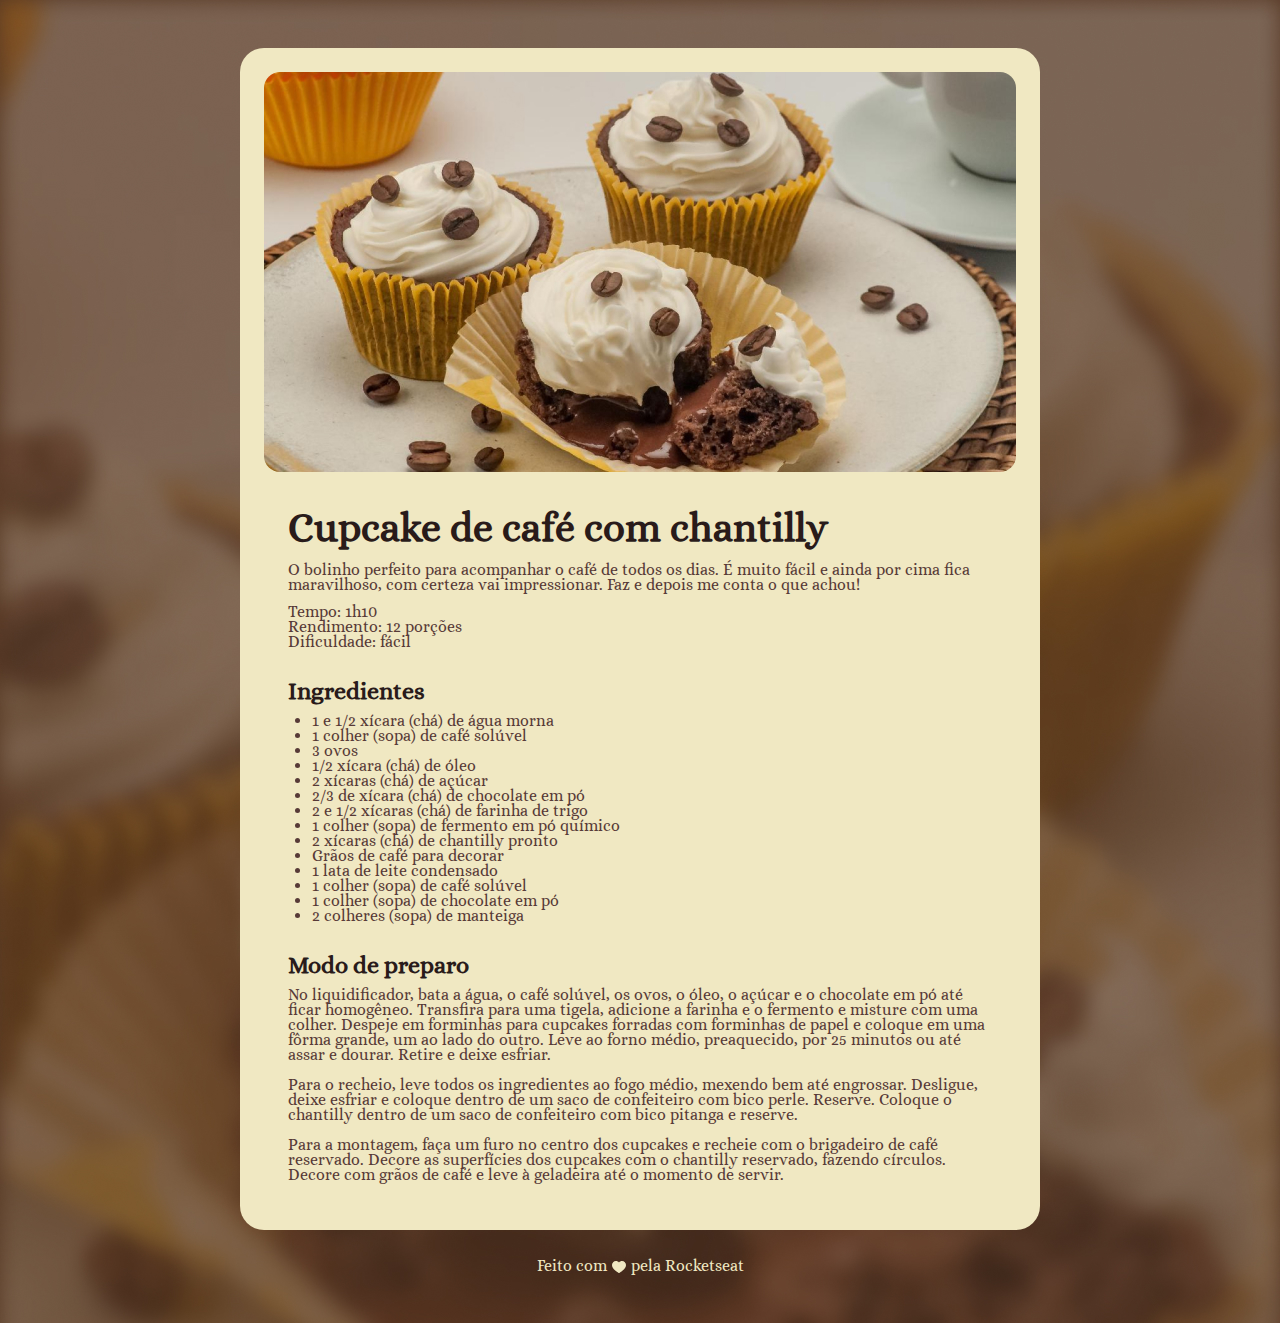
<file: 01-pagina-de-receita/index.html>
<!DOCTYPE html>
<html lang="pt-br">
  <head>
    <link rel="preconnect" href="https://fonts.googleapis.com" />
    <link rel="preconnect" href="https://fonts.gstatic.com" crossorigin />

    <meta charset="UTF-8" />
    <meta name="viewport" content="width=device-width, initial-scale=1.0" />
    <title>Página de Receita</title>

    <link rel="stylesheet" href="style.css" />
    <link
      href="https://fonts.googleapis.com/css2?family=Alice&display=swap"
      rel="stylesheet"
    />
  </head>
  <body>
    <div id="page">
      <img src="./assets/main-image.jpg" alt="" />
      <main>
        <section id="about">
          <h1>Cupcake de café com chantilly</h1>
          <p>
            O bolinho perfeito para acompanhar o café de todos os dias. É muito
            fácil e ainda por cima fica maravilhoso, com certeza vai
            impressionar. Faz e depois me conta o que achou!
          </p>
          <p>
            Tempo: 1h10 <br />
            Rendimento: 12 porções <br />
            Dificuldade: fácil
          </p>
        </section>
        <section id="ingredients">
          <h2>Ingredientes</h2>
          <ul>
            <li>1 e 1/2 xícara (chá) de água morna</li>
            <li>1 colher (sopa) de café solúvel</li>
            <li>3 ovos</li>
            <li>1/2 xícara (chá) de óleo</li>
            <li>2 xícaras (chá) de açúcar</li>
            <li>2/3 de xícara (chá) de chocolate em pó</li>
            <li>2 e 1/2 xícaras (chá) de farinha de trigo</li>
            <li>1 colher (sopa) de fermento em pó químico</li>
            <li>2 xícaras (chá) de chantilly pronto</li>
            <li>Grãos de café para decorar</li>
            <li>1 lata de leite condensado</li>
            <li>1 colher (sopa) de café solúvel</li>
            <li>1 colher (sopa) de chocolate em pó</li>
            <li>2 colheres (sopa) de manteiga</li>
          </ul>
        </section>
        <section id="preparation">
          <h2>Modo de preparo</h2>
          <p>
            No liquidificador, bata a água, o café solúvel, os ovos, o óleo, o
            açúcar e o chocolate em pó até ficar homogêneo. Transfira para uma
            tigela, adicione a farinha e o fermento e misture com uma colher.
            Despeje em forminhas para cupcakes forradas com forminhas de papel e
            coloque em uma fôrma grande, um ao lado do outro. Leve ao forno
            médio, preaquecido, por 25 minutos ou até assar e dourar. Retire e
            deixe esfriar. <br /><br />

            Para o recheio, leve todos os ingredientes ao fogo médio, mexendo
            bem até engrossar. Desligue, deixe esfriar e coloque dentro de um
            saco de confeiteiro com bico perle. Reserve. Coloque o chantilly
            dentro de um saco de confeiteiro com bico pitanga e reserve.
            <br /><br />

            Para a montagem, faça um furo no centro dos cupcakes e recheie com o
            brigadeiro de café reservado. Decore as superfícies dos cupcakes com
            o chantilly reservado, fazendo círculos. Decore com grãos de café e
            leve à geladeira até o momento de servir.
          </p>
        </section>
      </main>
    </div>

    <footer>
      Feito com <img src="./assets/coracao.svg" alt="" /> pela Rocketseat
    </footer>
  </body>
</html>
</file>
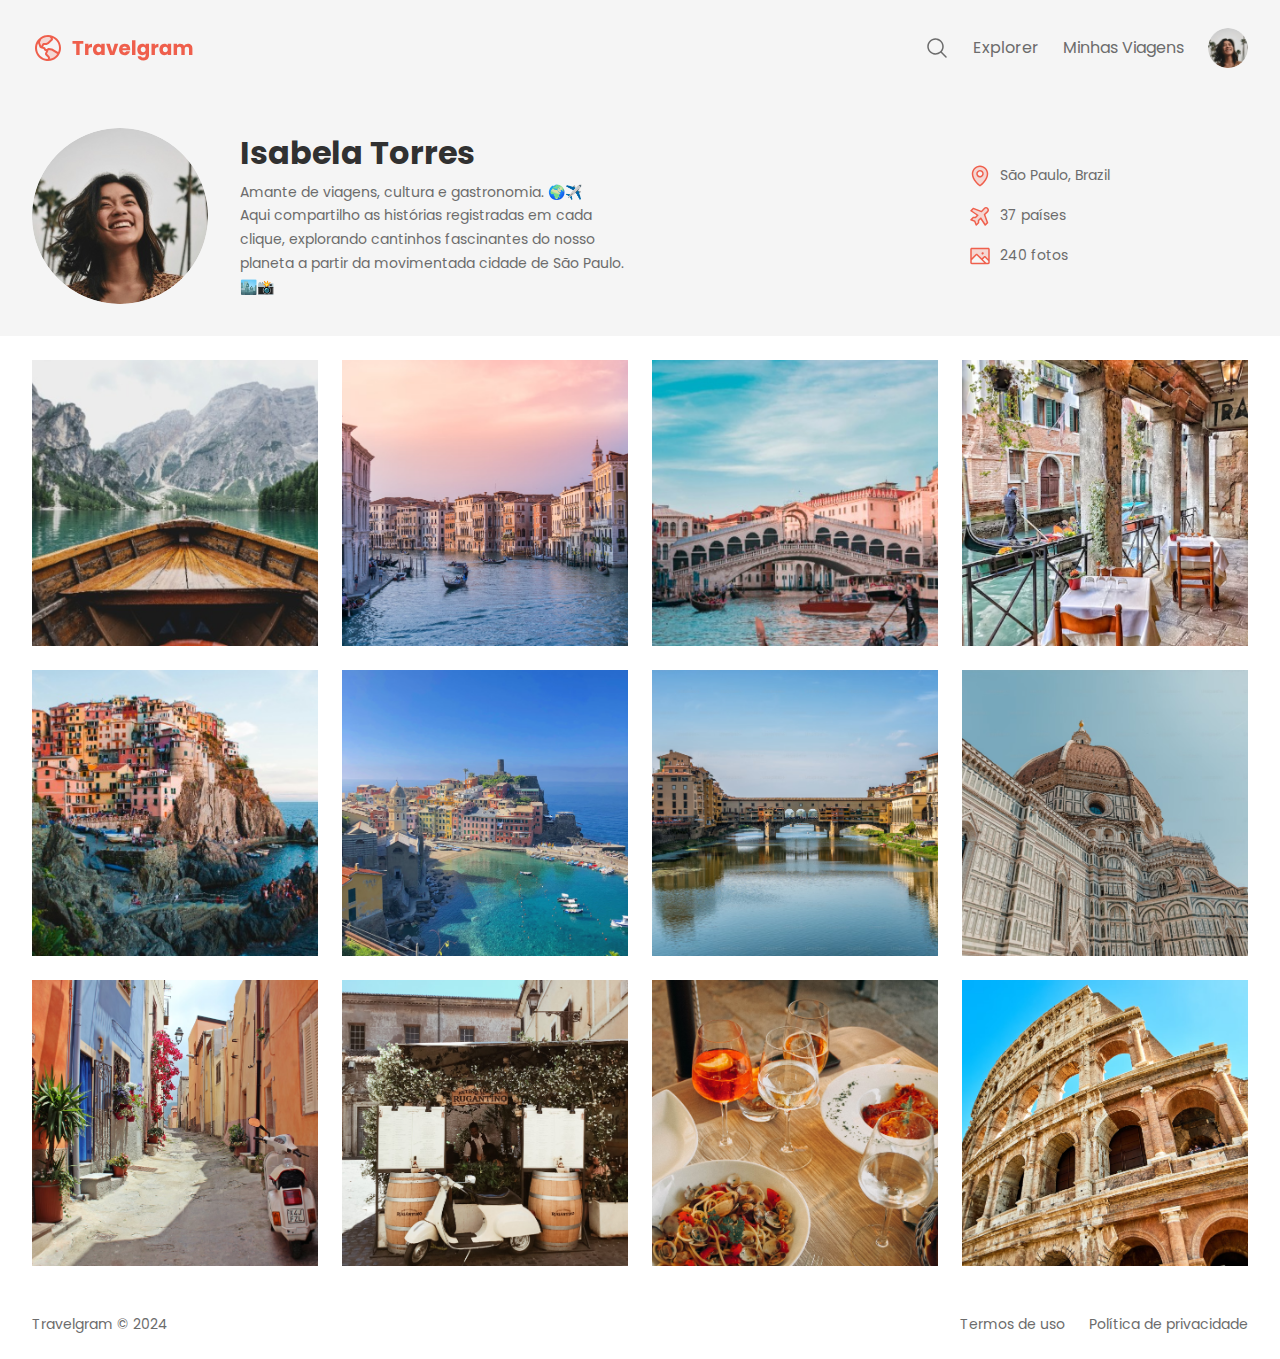
<file: 02-travelgram/index.html>
<!DOCTYPE html>
<html lang="pt-br">
  <head>
    <link rel="preconnect" href="https://fonts.googleapis.com" />
    <link rel="preconnect" href="https://fonts.gstatic.com" crossorigin />

    <meta charset="UTF-8" />
    <meta name="viewport" content="width=device-width, initial-scale=1.0" />
    <title>Travelgram | Perfil de Viagens</title>

    <link rel="stylesheet" href="./styles/index.css" />

    <link
      href="https://fonts.googleapis.com/css2?family=Poppins:wght@400;700&display=swap"
      rel="stylesheet"
    />
  </head>
  <body>
    <div class="bg-surface-color">
      <nav class="container">
        <a href="#" id="logo">
          <img src="./assets/Logo.svg" alt="" />
        </a>

        <ul id="primary-menu">
          <li>
            <a href="#">
              <img src="./assets/icons/MagnifyingGlass.svg" alt="" />
            </a>
          </li>
          <li><a href="#">Explorer</a></li>
          <li><a href="#">Minhas Viagens</a></li>
          <li>
            <a href=""><img src="./assets/Profile pic.png" alt="" /></a>
          </li>
        </ul>
      </nav>

      <header>
        <div class="container">
          <div id="profile">
            <img src="assets/Profile pic.png" alt="" />
            <div>
              <h1>Isabela Torres</h1>
              <p>
                Amante de viagens, cultura e gastronomia. 🌍✈️ <br />
                Aqui compartilho as histórias registradas em cada clique,
                explorando cantinhos fascinantes do nosso planeta a partir da
                movimentada cidade de São Paulo. 🏙️📸
              </p>
            </div>
          </div>

          <ul id="info">
            <li>
              <img src="./assets/icons/MapPin.svg" alt="" />
              <span>São Paulo, Brazil</span>
            </li>
            <li>
              <img src="./assets/icons/AirplaneTilt.svg" alt="" />
              <span>37 países</span>
            </li>
            <li>
              <img src="./assets/images/Image.svg" alt="" />
              <span>240 fotos</span>
            </li>
          </ul>
        </div>
      </header>
    </div>

    <main class="container">
      <img src="./assets/images/Image 01.png" alt="" />
      <img src="./assets/images/Image 02.png" alt="" />
      <img src="./assets/images/Image 03.png" alt="" />
      <img src="./assets/images/Image 04.png" alt="" />
      <img src="./assets/images/Image 05.png" alt="" />
      <img src="./assets/images/Image 06.png" alt="" />
      <img src="./assets/images/Image 07.png" alt="" />
      <img src="./assets/images/Image 08.png" alt="" />
      <img src="./assets/images/Image 09.png" alt="" />
      <img src="./assets/images/Image 10.png" alt="" />
      <img src="./assets/images/Image 11.png" alt="" />
      <img src="./assets/images/Image 12.png" alt="" />
    </main>

    <footer class="container">
      <span>Travelgram &copy; 2024</span>
      <span>Termos de uso</span>
      <span>Política de privacidade</span>
    </footer>
  </body>
</html>
</file>
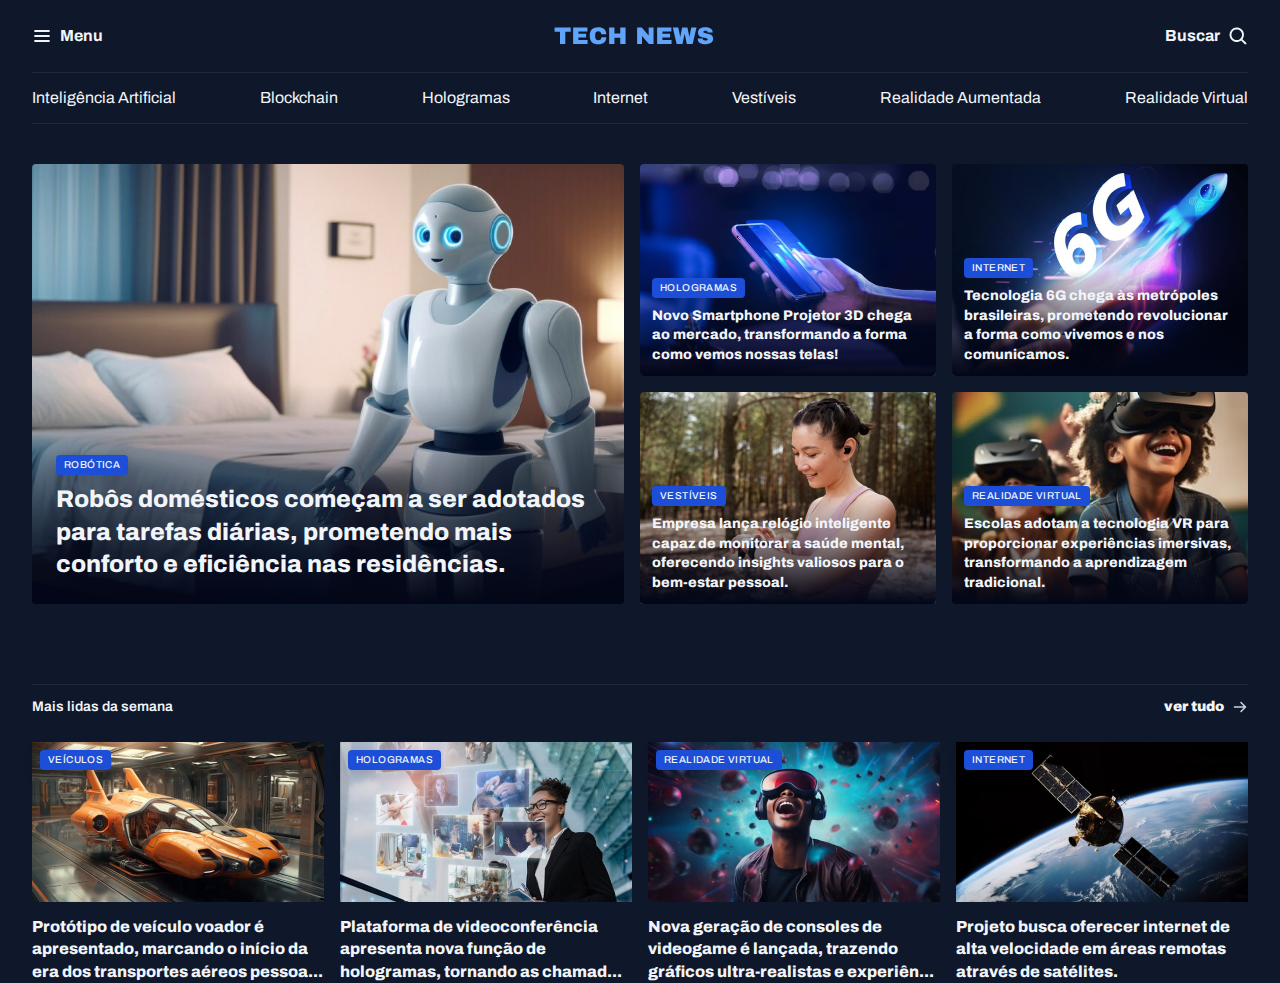
<file: 03-portal-de-noticias/index.html>
<!DOCTYPE html>
<html lang="pt-BR">
  <head>
    <link rel="preconnect" href="https://fonts.googleapis.com" />
    <link rel="preconnect" href="https://fonts.gstatic.com" crossorigin />
    <meta charset="UTF-8" />
    <meta name="viewport" content="width=device-width, initial-scale=1.0" />
    <title>Portal de Notícias</title>

    <link rel="stylesheet" href="./styles/index.css" />

    <link
      href="https://fonts.googleapis.com/css2?family=Archivo:ital,wght@0,100..900;1,100..900&display=swap"
      rel="stylesheet"
    />
  </head>
  <body>
    <header class="container">
      <nav id="primary" class="grid grid-flow-col">
        <div>
          <img src="./assets/icons/List.svg" alt="ícone de menu" />
          <strong>Menu</strong>
        </div>

        <div>
          <img src="./assets/Logo.svg" alt="" />
        </div>

        <div>
          <strong>Buscar</strong>
          <img src="./assets/icons/MagnifyingGlass.svg" alt="" />
        </div>
      </nav>

      <nav id="secondary" class="grid grid-flow-col">
        <a href="#">Inteligência Artificial</a>
        <a href="#">Blockchain</a>
        <a href="#">Hologramas</a>
        <a href="#">Internet</a>
        <a href="#">Vestíveis</a>
        <a href="#">Realidade Aumentada</a>
        <a href="#">Realidade Virtual</a>
      </nav>
    </header>

    <main class="grid container">
      <section id="featured" class="grid grid-flow-col gap-16">
        <figure class="card">
          <img
            src="./assets/images/Image 01.png"
            alt="Robôs domésticos começam a ser adotados para tarefas diárias,
          prometendo mais conforto e eficiência nas residências."
          />

          <figcaption>
            <span class="content-tag">robótica</span>
            <h2 class="text-2xl">
              Robôs domésticos começam a ser adotados para tarefas diárias,
              prometendo mais conforto e eficiência nas residências.
            </h2>
          </figcaption>
        </figure>

        <div class="grid grid-cols-2 gap-16">
          <figure class="card">
            <img
              src="./assets/images/Image 02.png"
              alt="Novo Smartphone Projetor 3D chega ao mercado, transformando a
            forma como vemos nossas telas!"
            />

            <figcaption>
              <span class="content-tag">Hologramas</span>
              <h2 class="text-lg">
                Novo Smartphone Projetor 3D chega ao mercado, transformando a
                forma como vemos nossas telas!
              </h2>
            </figcaption>
          </figure>

          <figure class="card">
            <img
              src="./assets/images/Image 03.png"
              alt="Tecnologia 6G chega às metrópoles brasileiras, prometendo
            revolucionar a forma como vivemos e nos comunicamos."
            />

            <figcaption>
              <span class="content-tag">Internet</span>
              <h2 class="text-lg">
                Tecnologia 6G chega às metrópoles brasileiras, prometendo
                revolucionar a forma como vivemos e nos comunicamos.
              </h2>
            </figcaption>
          </figure>

          <figure class="card">
            <img
              src="./assets/images/Image 04.png"
              alt="Empresa lança relógio inteligente capaz de monitorar a saúde
            mental, oferecendo insights valiosos para o bem-estar pessoal."
            />

            <figcaption>
              <span class="content-tag">Vestíveis</span>
              <h2 class="text-lg">
                Empresa lança relógio inteligente capaz de monitorar a saúde
                mental, oferecendo insights valiosos para o bem-estar pessoal.
              </h2>
            </figcaption>
          </figure>

          <figure class="card">
            <img
              src="./assets/images/Image 05.png"
              alt="Escolas adotam a tecnologia VR para proporcionar experiências
            imersivas, transformando a aprendizagem tradicional."
            />

            <figcaption>
              <span class="content-tag">Realidade Virtual</span>
              <h2 class="text-lg">
                Escolas adotam a tecnologia VR para proporcionar experiências
                imersivas, transformando a aprendizagem tradicional.
              </h2>
            </figcaption>
          </figure>
        </div>
      </section>

      <section id="weekly">
        <header class="grid grid-flow-col">
          <h3>Mais lidas da semana</h3>
          <a href="#" class="grid grid-flow-col">
            <strong>ver tudo</strong>
            <span></span>
          </a>
        </header>

        <div class="grid gap-16">
          <figure>
            <span class="content-tag">Veículos</span
            ><img src="./assets/images/Image 06.png" alt="" />
            <p>
              Protótipo de veículo voador é apresentado, marcando o início da
              era dos transportes aéreos pessoa...
            </p>
          </figure>
          <figure>
            <span class="content-tag">hologramas</span
            ><img src="./assets/images/Image 07.png" alt="" />
            <p>
              Plataforma de videoconferência apresenta nova função de
              hologramas, tornando as chamad...
            </p>
          </figure>
          <figure>
            <span class="content-tag">Realidade Virtual</span
            ><img src="./assets/images/Image 08.png" alt="" />
            <p>
              Nova geração de consoles de videogame é lançada, trazendo gráficos
              ultra-realistas e experiên...
            </p>
          </figure>
          <figure>
            <span class="content-tag">Internet</span
            ><img src="./assets/images/Image 09.png" alt="" />
            <p>
              Projeto busca oferecer internet de alta velocidade em áreas
              remotas através de satélites.
            </p>
          </figure>
        </div>
      </section>
    </main>
  </body>
</html>
</file>
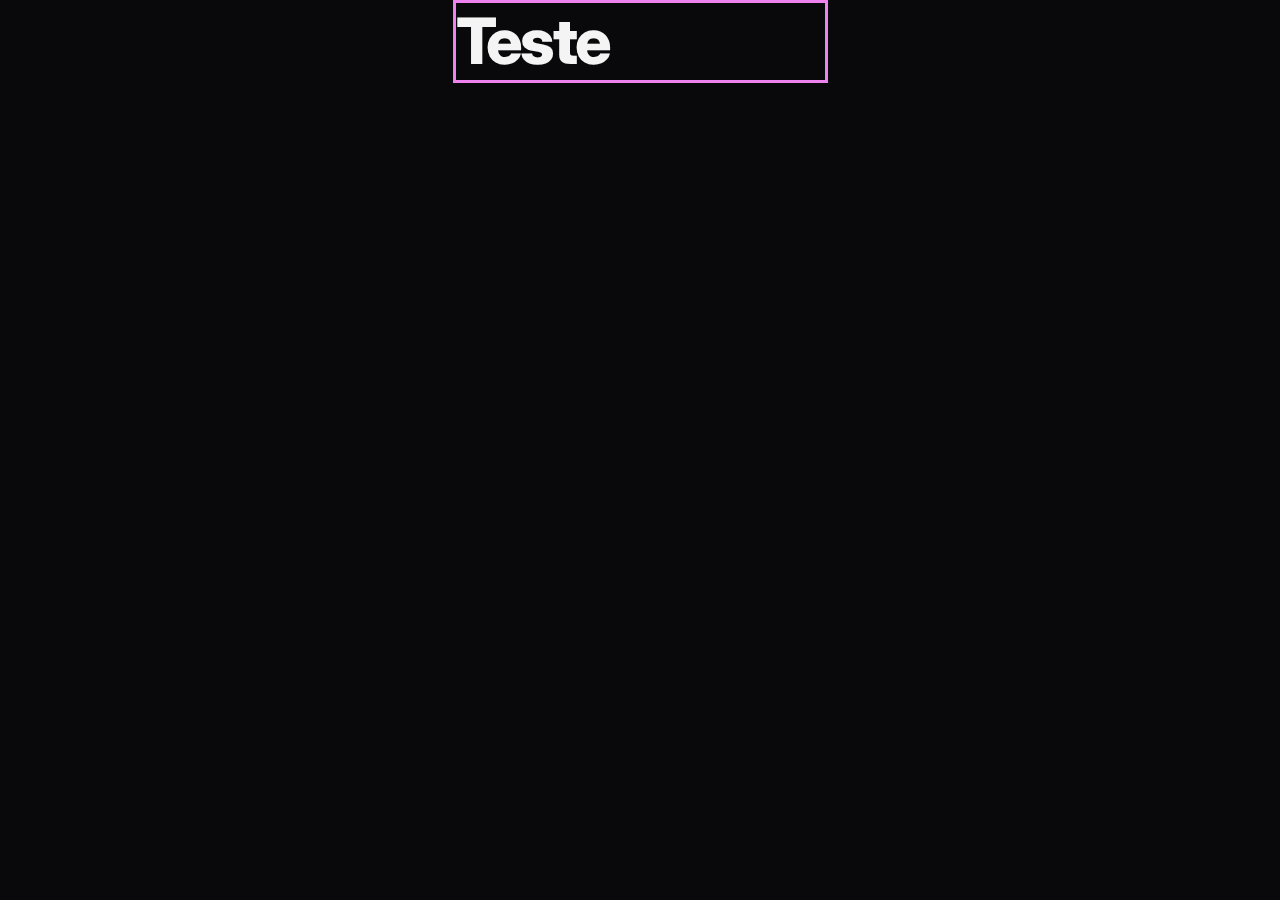
<file: 05-zingen-karaoke/index.html>
<!DOCTYPE html>
<html lang="pt-BR">
  <head>
    <link rel="preconnect" href="https://fonts.googleapis.com" />
    <link rel="preconnect" href="https://fonts.gstatic.com" crossorigin />

    <meta charset="UTF-8" />
    <meta name="viewport" content="width=device-width, initial-scale=1.0" />
    <title>Zingen - karaokê</title>

    <link rel="stylesheet" href="styles/index.css" />

    <link
      href="https://fonts.googleapis.com/css2?family=Inter:wght@100..900&display=swap"
      rel="stylesheet"
    />
  </head>
  <body>
    <header>
      <div class="container">
        <h1>Teste</h1>
      </div>
    </header>
  </body>
</html>
</file>
<file: 01-pagina-de-receita/style.css>
* {
  margin: 0;
  padding: 0;
  box-sizing: border-box;
}

:root {
  font-size: 62.5%;
  font-family: "Alice", serif;
  line-height: 150%;
  color: #573a37;
}

body {
  font-size: 1.6rem;

  background-image: url(assets/bg.jpg);
  background-size: cover;
}

#page {
  width: 80rem;
  padding: 2.4rem;
  border-radius: 2.4rem;
  background: #f0e8c2;
  margin: 4.8rem auto 2.8rem;
}

img {
  border-radius: 16px;
}

main {
  padding: 2.4rem;
}

section + section {
  margin-top: 2.4rem;
}

#about p + p {
  margin-top: 1.2rem;
}

h1 {
  line-height: 140%;
  font-size: 4rem;
}

h2 {
  font-size: 2.4rem;
}

h1,
h2 {
  color: #291b1a;
  margin-bottom: 4px;
  line-height: 150%;
}

ul {
  padding-left: 2.4rem;
}

footer {
  color: #f0e8c2;
  text-align: center;
  padding-bottom: 4.8rem;
}

footer img {
  vertical-align: middle;
}
</file>
<file: 02-travelgram/styles/index.css>
@import url(global.css);
@import url(nav.css);
@import url(header.css);
@import url(main.css);
@import url(footer.css);
</file>
<file: 03-portal-de-noticias/styles/index.css>
@import url(global.css);
@import url(utility.css);
@import url(header.css);
@import url(sections.css);
</file>
<file: 05-zingen-karaoke/styles/index.css>
@import url(global.css);
@import url(utility.css);
</file>
